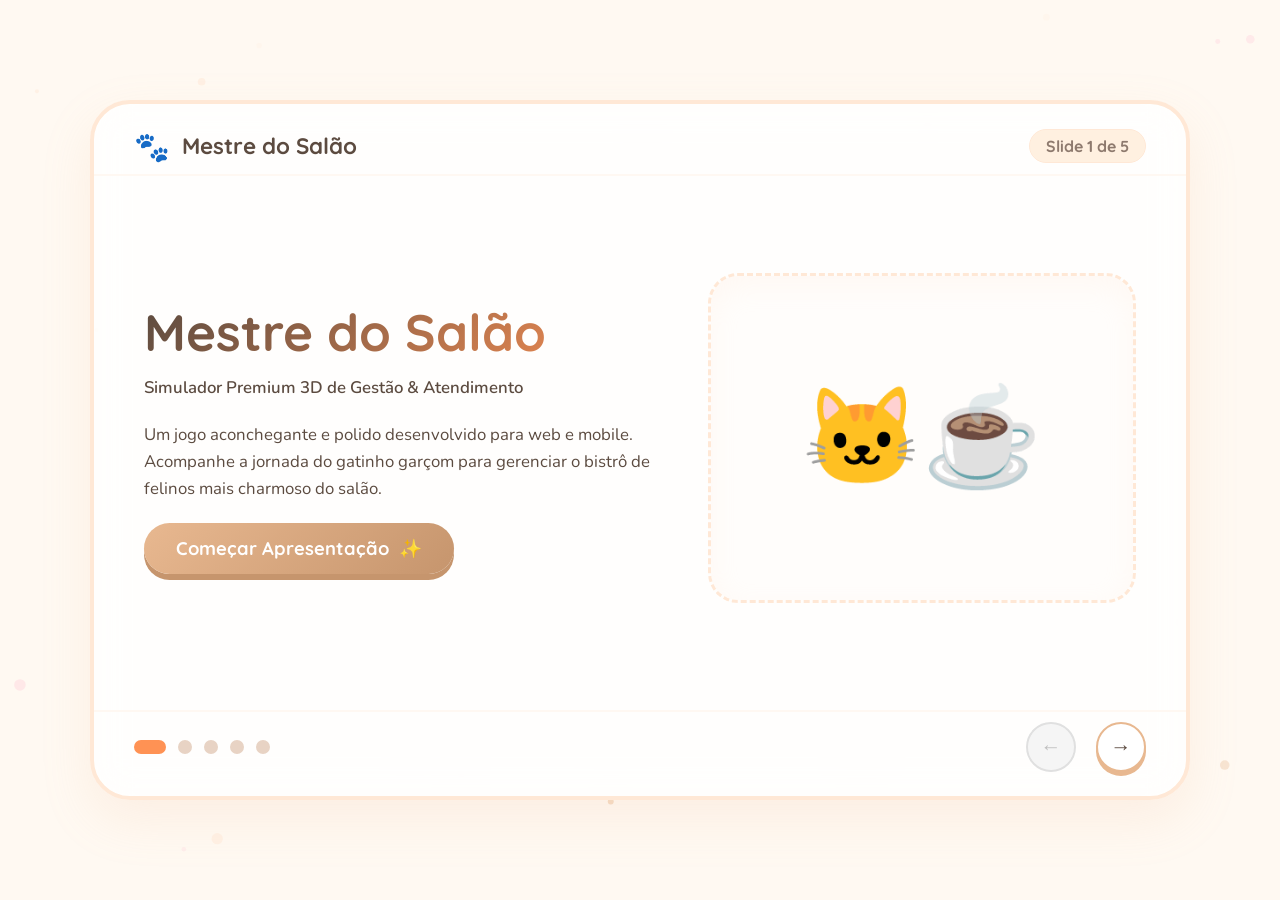
<file: apresentacao.html>
<!DOCTYPE html>
<html lang="pt-BR">
<head>
    <meta charset="UTF-8">
    <meta name="viewport" content="width=device-width, initial-scale=1.0">
    <title>Mestre do Salão — Apresentação do Projeto</title>
    <link rel="preconnect" href="https://fonts.googleapis.com">
    <link rel="preconnect" href="https://fonts.gstatic.com" crossorigin>
    <link href="https://fonts.googleapis.com/css2?family=Nunito:wght@400;600;700;800&family=Quicksand:wght@600;700;800&display=swap" rel="stylesheet">
    <style>
        :root {
            --bg-cream: #FFF9F2;
            --card-bg: rgba(255, 255, 255, 0.85);
            --primary: #FF9254;
            --primary-hover: #FF7B33;
            --pastel-pink: #FFD1DC;
            --pastel-green: #C2F0C2;
            --pastel-blue: #C2D5F0;
            --text-main: #5C4B40;
            --text-muted: #8E7A6E;
            --border-color: rgba(255, 232, 214, 0.6);
            --accent: #E8B890;
            --accent-dark: #C6956D;
            --shadow: 0 20px 50px rgba(232, 184, 144, 0.15);
            --shadow-btn: 0 6px 0 var(--accent-dark);
            --transition: all 0.5s cubic-bezier(0.175, 0.885, 0.32, 1.275);
        }

        * {
            margin: 0;
            padding: 0;
            box-sizing: border-box;
        }

        body {
            font-family: 'Nunito', sans-serif;
            background-color: var(--bg-cream);
            color: var(--text-main);
            overflow: hidden;
            height: 100vh;
            width: 100vw;
            display: flex;
            justify-content: center;
            align-items: center;
            position: relative;
        }

        /* --- Custom Particle Canvas Background --- */
        #bg-canvas {
            position: absolute;
            top: 0;
            left: 0;
            width: 100%;
            height: 100%;
            z-index: 1;
            pointer-events: none;
            opacity: 0.85;
        }

        /* --- Main Presentation Container --- */
        .presentation-container {
            width: 90%;
            max-width: 1100px;
            height: 80vh;
            max-height: 700px;
            background: var(--card-bg);
            border: 4px solid #FFE8D6;
            border-radius: 40px;
            box-shadow: var(--shadow);
            backdrop-filter: blur(20px);
            -webkit-backdrop-filter: blur(20px);
            z-index: 10;
            position: relative;
            display: flex;
            flex-direction: column;
            overflow: hidden;
            transition: all 0.3s ease;
        }

        /* --- Header / Navigation Bar --- */
        .presentation-header {
            padding: 24px 40px 10px 40px;
            display: flex;
            justify-content: space-between;
            align-items: center;
            border-bottom: 2px solid rgba(255, 232, 214, 0.3);
            z-index: 20;
        }

        .header-logo {
            display: flex;
            align-items: center;
            gap: 12px;
            font-family: 'Quicksand', sans-serif;
            font-weight: 800;
            font-size: 1.4rem;
            color: var(--text-main);
        }

        .header-logo span.emoji {
            font-size: 1.8rem;
            animation: pawWiggle 2s infinite ease-in-out;
            display: inline-block;
        }

        .header-progress-text {
            font-family: 'Quicksand', sans-serif;
            font-weight: 700;
            font-size: 1rem;
            color: var(--text-muted);
            background: #FFF0E0;
            padding: 6px 16px;
            border-radius: 20px;
            border: 1px solid #FFE8D6;
        }

        /* --- Slides Wrapper --- */
        .slides-viewport {
            flex: 1;
            position: relative;
            overflow: hidden;
            width: 100%;
        }

        .slide {
            position: absolute;
            top: 0;
            left: 0;
            width: 100%;
            height: 100%;
            opacity: 0;
            visibility: hidden;
            transform: translateX(60px) scale(0.96);
            transition: opacity 0.6s cubic-bezier(0.16, 1, 0.3, 1),
                        transform 0.6s cubic-bezier(0.16, 1, 0.3, 1),
                        visibility 0.6s;
            padding: 30px 50px 40px 50px;
            display: flex;
            flex-direction: column;
            justify-content: center;
            z-index: 15;
        }

        .slide.active {
            opacity: 1;
            visibility: visible;
            transform: translateX(0) scale(1);
        }

        .slide.previous {
            transform: translateX(-60px) scale(0.96);
        }

        /* --- Slide Grid/Flex Layouts --- */
        .slide-content-split {
            display: grid;
            grid-template-columns: 1.1fr 0.9fr;
            gap: 40px;
            align-items: center;
            height: 100%;
        }

        .slide-content-full {
            display: flex;
            flex-direction: column;
            justify-content: center;
            align-items: center;
            text-align: center;
            height: 100%;
        }

        /* --- Typography --- */
        h1, h2, h3 {
            font-family: 'Quicksand', sans-serif;
            color: var(--text-main);
        }

        .slide-title-large {
            font-size: 3.2rem;
            font-weight: 800;
            line-height: 1.2;
            margin-bottom: 12px;
            background: linear-gradient(135deg, var(--text-main), var(--primary));
            -webkit-background-clip: text;
            -webkit-text-fill-color: transparent;
        }

        .slide-subtitle {
            font-size: 1.25rem;
            color: var(--text-muted);
            font-weight: 600;
            margin-bottom: 30px;
        }

        .slide-title-section {
            font-size: 2.2rem;
            font-weight: 800;
            margin-bottom: 18px;
            position: relative;
            display: inline-block;
        }

        .slide-title-section::after {
            content: '';
            position: absolute;
            bottom: -6px;
            left: 0;
            width: 60px;
            height: 4px;
            background: var(--primary);
            border-radius: 2px;
        }

        .slide p {
            font-size: 1.05rem;
            line-height: 1.6;
            color: var(--text-main);
            margin-bottom: 20px;
        }

        /* --- Feature Lists & Badges --- */
        .feature-list {
            list-style: none;
            display: flex;
            flex-direction: column;
            gap: 16px;
        }

        .feature-item {
            display: flex;
            align-items: flex-start;
            gap: 16px;
            font-size: 1.05rem;
        }

        .feature-icon {
            display: flex;
            align-items: center;
            justify-content: center;
            width: 32px;
            height: 32px;
            background: #FFF2E6;
            border-radius: 50%;
            flex-shrink: 0;
            font-size: 1.1rem;
            border: 1px solid #FFE8D6;
        }

        .feature-text strong {
            display: block;
            font-family: 'Quicksand', sans-serif;
            font-weight: 700;
            font-size: 1.1rem;
            margin-bottom: 2px;
        }

        /* --- Graphic Mockups (Pure CSS) --- */
        .mockup-container {
            width: 100%;
            height: 330px;
            background: #FFFDFB;
            border: 3px dashed #FFE8D6;
            border-radius: 30px;
            position: relative;
            display: flex;
            justify-content: center;
            align-items: center;
            overflow: hidden;
            box-shadow: inset 0 10px 30px rgba(255, 232, 214, 0.2);
        }

        /* Slide 1 - Logo Graphic */
        .logo-graphic {
            font-size: 6rem;
            animation: bounceModel 3s infinite ease-in-out;
        }

        /* Slide 2 - Grid / Collision Mockup */
        .grid-mockup {
            display: grid;
            grid-template-columns: repeat(4, 55px);
            grid-template-rows: repeat(4, 55px);
            gap: 8px;
            position: relative;
        }
        .grid-cell {
            background: #FFF2E6;
            border: 2px solid #FFE8D6;
            border-radius: 12px;
            display: flex;
            justify-content: center;
            align-items: center;
            font-size: 1.3rem;
            transition: var(--transition);
        }
        .grid-cell.obstacle {
            background: #FFD1DC;
            border-color: #FFAEC1;
        }
        .grid-cell.path {
            background: #C2F0C2;
            border-color: #9CEAA4;
            animation: pulsePath 1.5s infinite alternate;
        }
        .grid-waiter {
            position: absolute;
            font-size: 1.8rem;
            top: 63px;
            left: 63px;
            animation: waiterWalk 4s infinite linear;
        }

        /* Slide 3 - Shop Card Mockup */
        .shop-card-mockup {
            width: 250px;
            background: #FFF9F2;
            border: 3px solid #FFE8D6;
            border-radius: 24px;
            padding: 20px;
            box-shadow: 0 10px 25px rgba(232, 184, 144, 0.1);
            text-align: center;
            transform: rotate(-3deg);
            animation: floatCard 4s infinite ease-in-out;
        }
        .shop-card-icon {
            font-size: 3rem;
            margin-bottom: 10px;
        }
        .shop-card-title {
            font-weight: 800;
            font-size: 1.15rem;
            margin-bottom: 6px;
        }
        .shop-card-cost {
            color: #A77E58;
            font-weight: 800;
            font-size: 1.2rem;
            margin-bottom: 14px;
        }
        .shop-card-btn {
            background: linear-gradient(135deg, #FFAD7A, #FF9254);
            color: white;
            border: none;
            border-radius: 16px;
            padding: 10px 20px;
            font-weight: 700;
            font-size: 0.95rem;
            box-shadow: 0 4px 0 #D56C30;
            cursor: pointer;
            width: 100%;
        }

        /* Slide 4 - VIP & Gacha Mockup */
        .vip-mockup-wrapper {
            display: flex;
            gap: 20px;
            align-items: center;
        }
        .gem-badge {
            background: #FFF0F5;
            border: 2px solid #FFD1DC;
            color: #FF69B4;
            padding: 8px 18px;
            border-radius: 20px;
            font-family: 'Quicksand', sans-serif;
            font-weight: 800;
            display: flex;
            align-items: center;
            gap: 8px;
            box-shadow: 0 6px 12px rgba(255, 105, 180, 0.1);
            animation: bounceModel 2.5s infinite ease-in-out;
        }
        .vip-badge {
            background: linear-gradient(135deg, #FFE5B4, #FFDAB9);
            border: 2px solid #FFB74D;
            color: #E65100;
            padding: 12px 24px;
            border-radius: 24px;
            font-family: 'Quicksand', sans-serif;
            font-weight: 800;
            font-size: 1.3rem;
            box-shadow: 0 8px 16px rgba(255, 183, 77, 0.2);
            animation: bounceModel 3s infinite ease-in-out 0.5s;
        }

        /* Slide 5 - Architecture Diagram */
        .tech-diagram {
            display: flex;
            flex-direction: column;
            gap: 16px;
            width: 80%;
        }
        .tech-node {
            background: #FFF2E6;
            border: 2px solid #FFE8D6;
            border-radius: 16px;
            padding: 12px 20px;
            font-weight: 700;
            display: flex;
            justify-content: space-between;
            align-items: center;
            font-family: 'Quicksand', sans-serif;
        }
        .tech-node.highlight {
            background: #C2F0C2;
            border-color: #9CEAA4;
        }

        /* --- Footer Controls --- */
        .presentation-footer {
            padding: 10px 40px 24px 40px;
            display: flex;
            justify-content: space-between;
            align-items: center;
            border-top: 2px solid rgba(255, 232, 214, 0.3);
            z-index: 20;
        }

        .nav-controls {
            display: flex;
            gap: 20px;
            align-items: center;
        }

        .btn-nav {
            width: 50px;
            height: 50px;
            border-radius: 50%;
            background: #FFFFFF;
            border: 2px solid var(--accent);
            color: var(--text-main);
            font-size: 1.3rem;
            cursor: pointer;
            display: flex;
            justify-content: center;
            align-items: center;
            box-shadow: 0 4px 0 var(--accent);
            transition: all 0.15s ease-out;
        }

        .btn-nav:hover {
            transform: translateY(2px);
            box-shadow: 0 2px 0 var(--accent);
        }

        .btn-nav:active {
            transform: translateY(4px);
            box-shadow: 0 0 0 var(--accent);
        }

        .btn-nav:disabled {
            background: #F5F5F5;
            border-color: #E0E0E0;
            color: #C0C0C0;
            box-shadow: none;
            cursor: not-allowed;
            transform: none;
        }

        .btn-start {
            background: linear-gradient(135deg, var(--accent), var(--accent-dark));
            color: white;
            border: none;
            border-radius: 30px;
            padding: 14px 32px;
            font-family: 'Quicksand', sans-serif;
            font-weight: 800;
            font-size: 1.15rem;
            box-shadow: var(--shadow-btn);
            cursor: pointer;
            display: flex;
            align-items: center;
            gap: 10px;
            transition: all 0.15s ease-out;
            margin-top: 10px;
        }

        .btn-start:hover {
            transform: translateY(2px);
            box-shadow: 0 4px 0 var(--accent-dark);
        }

        .btn-start:active {
            transform: translateY(6px);
            box-shadow: 0 0 0 var(--accent-dark);
        }

        .slide-dots {
            display: flex;
            gap: 12px;
        }

        .slide-dot {
            width: 14px;
            height: 14px;
            border-radius: 50%;
            background: #E8D3C4;
            cursor: pointer;
            transition: var(--transition);
        }

        .slide-dot.active {
            background: var(--primary);
            width: 32px;
            border-radius: 10px;
        }

        /* --- Keyframes Animations --- */
        @keyframes pawWiggle {
            0%, 100% { transform: rotate(0deg); }
            50% { transform: rotate(15deg); }
        }

        @keyframes bounceModel {
            0%, 100% { transform: translateY(0); }
            50% { transform: translateY(-12px); }
        }

        @keyframes pulsePath {
            from { opacity: 0.6; }
            to { opacity: 1; }
        }

        @keyframes waiterWalk {
            0%, 100% { transform: translate(0, 0); }
            25% { transform: translate(126px, 0); }
            50% { transform: translate(126px, 126px); }
            75% { transform: translate(0, 126px); }
        }

        @keyframes floatCard {
            0%, 100% { transform: rotate(-3deg) translateY(0); }
            50% { transform: rotate(2deg) translateY(-10px); }
        }

        /* --- Custom Scrollbar for Inner Mockups --- */
        ::-webkit-scrollbar {
            width: 8px;
        }
        ::-webkit-scrollbar-track {
            background: #FFF9F2;
        }
        ::-webkit-scrollbar-thumb {
            background: var(--accent);
            border-radius: 10px;
        }
        ::-webkit-scrollbar-thumb:hover {
            background: var(--accent-dark);
        }
    </style>
</head>
<body>

    <canvas id="bg-canvas"></canvas>

    <div class="presentation-container">
        <!-- HEADER -->
        <header class="presentation-header">
            <div class="header-logo">
                <span class="emoji">🐾</span> Mestre do Salão
            </div>
            <div class="header-progress-text">
                Slide <span id="current-slide-num">1</span> de 5
            </div>
        </header>

        <!-- VIEWPORT -->
        <div class="slides-viewport">

            <!-- SLIDE 1 -->
            <section class="slide active" id="slide-1">
                <div class="slide-content-split">
                    <div>
                        <h1 class="slide-title-large">Mestre do Salão</h1>
                        <p class="slide-subtitle">Simulador Premium 3D de Gestão & Atendimento</p>
                        <p>Um jogo aconchegante e polido desenvolvido para web e mobile. Acompanhe a jornada do gatinho garçom para gerenciar o bistrô de felinos mais charmoso do salão.</p>
                        <button class="btn-start" onclick="navigate(1)">
                            Começar Apresentação <span>✨</span>
                        </button>
                    </div>
                    <div class="mockup-container">
                        <div class="logo-graphic">🐱☕</div>
                    </div>
                </div>
            </section>

            <!-- SLIDE 2 -->
            <section class="slide" id="slide-2">
                <div class="slide-content-split">
                    <div>
                        <h2 class="slide-title-section">Estética & Engine 3D</h2>
                        <p style="margin-bottom: 25px;">Visual premium inspirado no jogo viral <strong>Cats & Soup</strong>, trazendo sensações aconchegantes e acolhedoras diretamente para o navegador.</p>
                        <ul class="feature-list">
                            <li class="feature-item">
                                <div class="feature-icon">🎨</div>
                                <div class="feature-text">
                                    <strong>Direção de Arte Pastel e Cozy</strong>
                                    Cores HSL harmoniosas de baixa saturação, sombras suaves no Three.js e neons pastel.
                                </div>
                            </li>
                            <li class="feature-item">
                                <div class="feature-icon">🗺️</div>
                                <div class="feature-text">
                                    <strong>A* Pathfinding & Raycasting</strong>
                                    Cálculo de caminhos no grid virtual que evita travamento de personagens e clique 3D ultrapreciso.
                                </div>
                            </li>
                            <li class="feature-item">
                                <div class="feature-icon">🚧</div>
                                <div class="feature-text">
                                    <strong>Correção de Colisão (Clipping)</strong>
                                    Móveis e mesas reposicionados para fluxo livre do garçom, eliminando bugs de sobreposição nas paredes.
                                </div>
                            </li>
                        </ul>
                    </div>
                    <div class="mockup-container">
                        <div class="grid-mockup">
                            <div class="grid-cell">🏠</div>
                            <div class="grid-cell path"></div>
                            <div class="grid-cell path"></div>
                            <div class="grid-cell">🐟</div>
                            <div class="grid-cell">🌿</div>
                            <div class="grid-cell obstacle">❌</div>
                            <div class="grid-cell path"></div>
                            <div class="grid-cell">🍽️</div>
                            <div class="grid-cell">🥛</div>
                            <div class="grid-cell obstacle">❌</div>
                            <div class="grid-cell path"></div>
                            <div class="grid-cell">⭐</div>
                            <div class="grid-cell">🛋️</div>
                            <div class="grid-cell">🛋️</div>
                            <div class="grid-cell path"></div>
                            <div class="grid-cell path">🏁</div>
                            <div class="grid-waiter">🏃</div>
                        </div>
                    </div>
                </div>
            </section>

            <!-- SLIDE 3 -->
            <section class="slide" id="slide-3">
                <div class="slide-content-split">
                    <div>
                        <h2 class="slide-title-section">Progressão & Loja de Upgrades</h2>
                        <p style="margin-bottom: 25px;">A economia de moedas agora dita o progresso do restaurante! Dinheiro acumulado serve para evoluir e desbloquear o bistrô.</p>
                        <ul class="feature-list">
                            <li class="feature-item">
                                <div class="feature-icon">🏪</div>
                                <div class="feature-text">
                                    <strong>Loja Dinâmica</strong>
                                    Compre upgrades de mesa adicionais (de 3 a 8 mesas no cenário 3D) e melhore a renda do turno.
                                </div>
                            </li>
                            <li class="feature-item">
                                <div class="feature-icon">🐾</div>
                                <div class="feature-text">
                                    <strong>Patinhas Rápidas</strong>
                                    Melhoria definitiva de velocidade para a física do garçom, diminuindo o tempo de entrega.
                                </div>
                            </li>
                            <li class="feature-item">
                                <div class="feature-icon">🍳</div>
                                <div class="feature-text">
                                    <strong>Expansão de Cardápio</strong>
                                    Compre Sashimi Fresco e Catnips Frios na loja. Os clientes só pedem os pratos desbloqueados por você!
                                </div>
                            </li>
                        </ul>
                    </div>
                    <div class="mockup-container">
                        <div class="shop-card-mockup">
                            <div class="shop-card-icon">⚡🐾</div>
                            <div class="shop-card-title">Patinhas Rápidas</div>
                            <div class="shop-card-cost">🐟 R$ 200</div>
                            <button class="shop-card-btn" disabled>Upgrade Adquirido</button>
                        </div>
                    </div>
                </div>
            </section>

            <!-- SLIDE 4 -->
            <section class="slide" id="slide-4">
                <div class="slide-content-split">
                    <div>
                        <h2 class="slide-title-section">Monetização Mobile Premium</h2>
                        <p style="margin-bottom: 25px;">Monetização saudável inspirada nas melhores práticas modernas, livre de spam de anúncios, voltada a cosméticos e benefícios opcionais.</p>
                        <ul class="feature-list">
                            <li class="feature-item">
                                <div class="feature-icon">👑</div>
                                <div class="feature-text">
                                    <strong>Gemas Estelares (Premium)</strong>
                                    Adquiridas através de compras simuladas ou por anúncios assistidos por consentimento.
                                </div>
                            </li>
                            <li class="feature-item">
                                <div class="feature-icon">🎁</div>
                                <div class="feature-text">
                                    <strong>Máquina de Gacha & Skins 3D</strong>
                                    Gire para obter colecionáveis! Skins 3D (Chefe, Astronauta, Gato de Ouro) que mudam a malha visual do garçom.
                                </div>
                            </li>
                            <li class="feature-item">
                                <div class="feature-icon">⭐</div>
                                <div class="feature-text">
                                    <strong>Clube VIP Permanente</strong>
                                    Uma assinatura com pagamento único em Gemas que concede 1.5x de lucro perpétuo em todas as fases.
                                </div>
                            </li>
                        </ul>
                    </div>
                    <div class="mockup-container">
                        <div class="vip-mockup-wrapper">
                            <div class="gem-badge">💎 30 Gemas</div>
                            <div class="vip-badge">👑 VIP CLUB</div>
                        </div>
                    </div>
                </div>
            </section>

            <!-- SLIDE 5 -->
            <section class="slide" id="slide-5">
                <div class="slide-content-split">
                    <div>
                        <h2 class="slide-title-section">Arquitetura de Código</h2>
                        <p style="margin-bottom: 20px;">Estrutura de engenharia limpa, rápida e totalmente otimizada para navegadores móveis e desktop, com performance impecável.</p>
                        <ul class="feature-list">
                            <li class="feature-item">
                                <div class="feature-icon">🧱</div>
                                <div class="feature-text">
                                    <strong>HTML5, CSS Vanilla e JS Modules</strong>
                                    Sem dependências pesadas ou empacotadores (bundlers). Estruturado em ES Modules modulares.
                                </div>
                            </li>
                            <li class="feature-item">
                                <div class="feature-icon">💾</div>
                                <div class="feature-text">
                                    <strong>Salvamento Offline Automático</strong>
                                    Persistência total no LocalStorage do navegador (dinheiro, conquistas, upgrades e skins).
                                </div>
                            </li>
                            <li class="feature-item">
                                <div class="feature-icon">🔄</div>
                                <div class="feature-text">
                                    <strong>Cache-Busting Estrito</strong>
                                    Controle de cache via parâmetros nos imports (v9), garantindo atualizações instantâneas aos jogadores.
                                </div>
                            </li>
                        </ul>
                    </div>
                    <div class="mockup-container">
                        <div class="tech-diagram">
                            <div class="tech-node">📁 Main.js <span style="opacity:0.7">Events & Loop</span></div>
                            <div class="tech-node">📁 Gameplay.js <span style="opacity:0.7">State & Progress</span></div>
                            <div class="tech-node">📁 Scene.js <span style="opacity:0.7">Three.js 3D Models</span></div>
                            <div class="tech-node highlight">💾 LocalStorage <span style="color:#2E7D32">Progresso Salvo</span></div>
                        </div>
                    </div>
                </div>
            </section>

        </div>

        <!-- FOOTER -->
        <footer class="presentation-footer">
            <div class="slide-dots">
                <div class="slide-dot active" onclick="jumpToSlide(0)"></div>
                <div class="slide-dot" onclick="jumpToSlide(1)"></div>
                <div class="slide-dot" onclick="jumpToSlide(2)"></div>
                <div class="slide-dot" onclick="jumpToSlide(3)"></div>
                <div class="slide-dot" onclick="jumpToSlide(4)"></div>
            </div>
            <div class="nav-controls">
                <button class="btn-nav" id="btn-prev" disabled onclick="navigate(-1)">←</button>
                <button class="btn-nav" id="btn-next" onclick="navigate(1)">→</button>
            </div>
        </footer>
    </div>

    <!-- SCRIPTS -->
    <script>
        // --- Slide Navigation System ---
        let currentSlide = 0;
        const slides = document.querySelectorAll('.slide');
        const dots = document.querySelectorAll('.slide-dot');
        const currentSlideNumSpan = document.getElementById('current-slide-num');
        const btnPrev = document.getElementById('btn-prev');
        const btnNext = document.getElementById('btn-next');

        function updateSlideClasses(direction) {
            slides.forEach((slide, idx) => {
                slide.classList.remove('active', 'previous');
                if (idx === currentSlide) {
                    slide.classList.add('active');
                } else if (idx < currentSlide) {
                    slide.classList.add('previous');
                }
            });

            dots.forEach((dot, idx) => {
                dot.classList.toggle('active', idx === currentSlide);
            });

            currentSlideNumSpan.textContent = currentSlide + 1;
            btnPrev.disabled = currentSlide === 0;
            btnNext.disabled = currentSlide === slides.length - 1;
        }

        function navigate(dir) {
            currentSlide += dir;
            if (currentSlide < 0) currentSlide = 0;
            if (currentSlide >= slides.length) currentSlide = slides.length - 1;
            updateSlideClasses(dir);
        }

        function jumpToSlide(idx) {
            const dir = idx - currentSlide;
            currentSlide = idx;
            updateSlideClasses(dir);
        }

        // --- Keyboard Support ---
        document.addEventListener('keydown', (e) => {
            if (e.key === 'ArrowRight' || e.key === ' ') {
                navigate(1);
            } else if (e.key === 'ArrowLeft') {
                navigate(-1);
            }
        });

        // --- Interactive Particle Background ---
        const canvas = document.getElementById('bg-canvas');
        const ctx = canvas.getContext('2d');
        let particles = [];
        const colors = ['#FFD1DC', '#FFE8D6', '#E8B890', '#FFF2E6'];

        function resizeCanvas() {
            canvas.width = window.innerWidth;
            canvas.height = window.innerHeight;
        }
        window.addEventListener('resize', resizeCanvas);
        resizeCanvas();

        class Particle {
            constructor() {
                this.x = Math.random() * canvas.width;
                this.y = Math.random() * canvas.height;
                this.size = Math.random() * 4 + 2;
                this.speedX = (Math.random() - 0.5) * 0.4;
                this.speedY = (Math.random() - 0.5) * 0.4;
                this.color = colors[Math.floor(Math.random() * colors.length)];
                this.alpha = Math.random() * 0.5 + 0.2;
            }
            update() {
                this.x += this.speedX;
                this.y += this.speedY;
                if (this.x < 0) this.x = canvas.width;
                if (this.x > canvas.width) this.x = 0;
                if (this.y < 0) this.y = canvas.height;
                if (this.y > canvas.height) this.y = 0;
            }
            draw() {
                ctx.beginPath();
                ctx.arc(this.x, this.y, this.size, 0, Math.PI * 2);
                ctx.fillStyle = this.color;
                ctx.globalAlpha = this.alpha;
                ctx.fill();
            }
        }

        for (let i = 0; i < 40; i++) {
            particles.push(new Particle());
        }

        function animate() {
            ctx.clearRect(0, 0, canvas.width, canvas.height);
            particles.forEach(p => {
                p.update();
                p.draw();
            });
            requestAnimationFrame(animate);
        }
        animate();
    </script>
</body>
</html>
</file>
